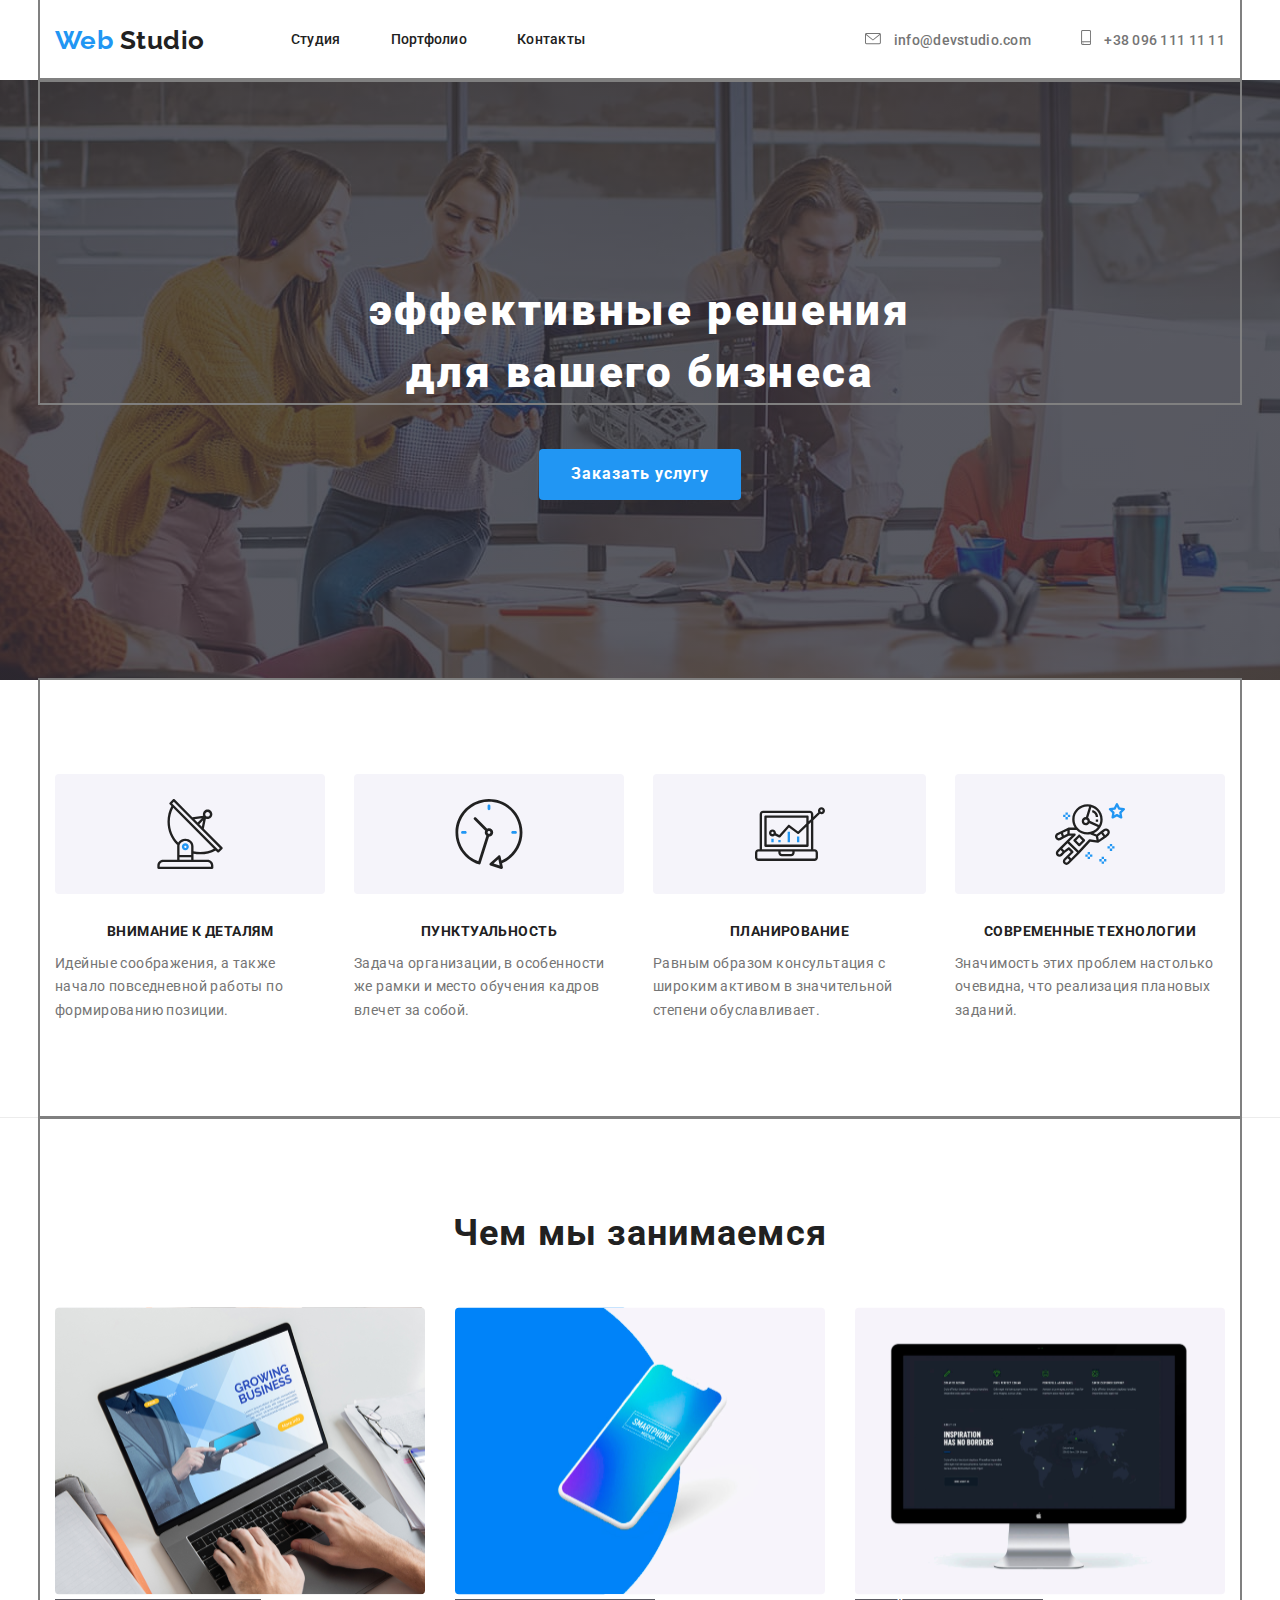
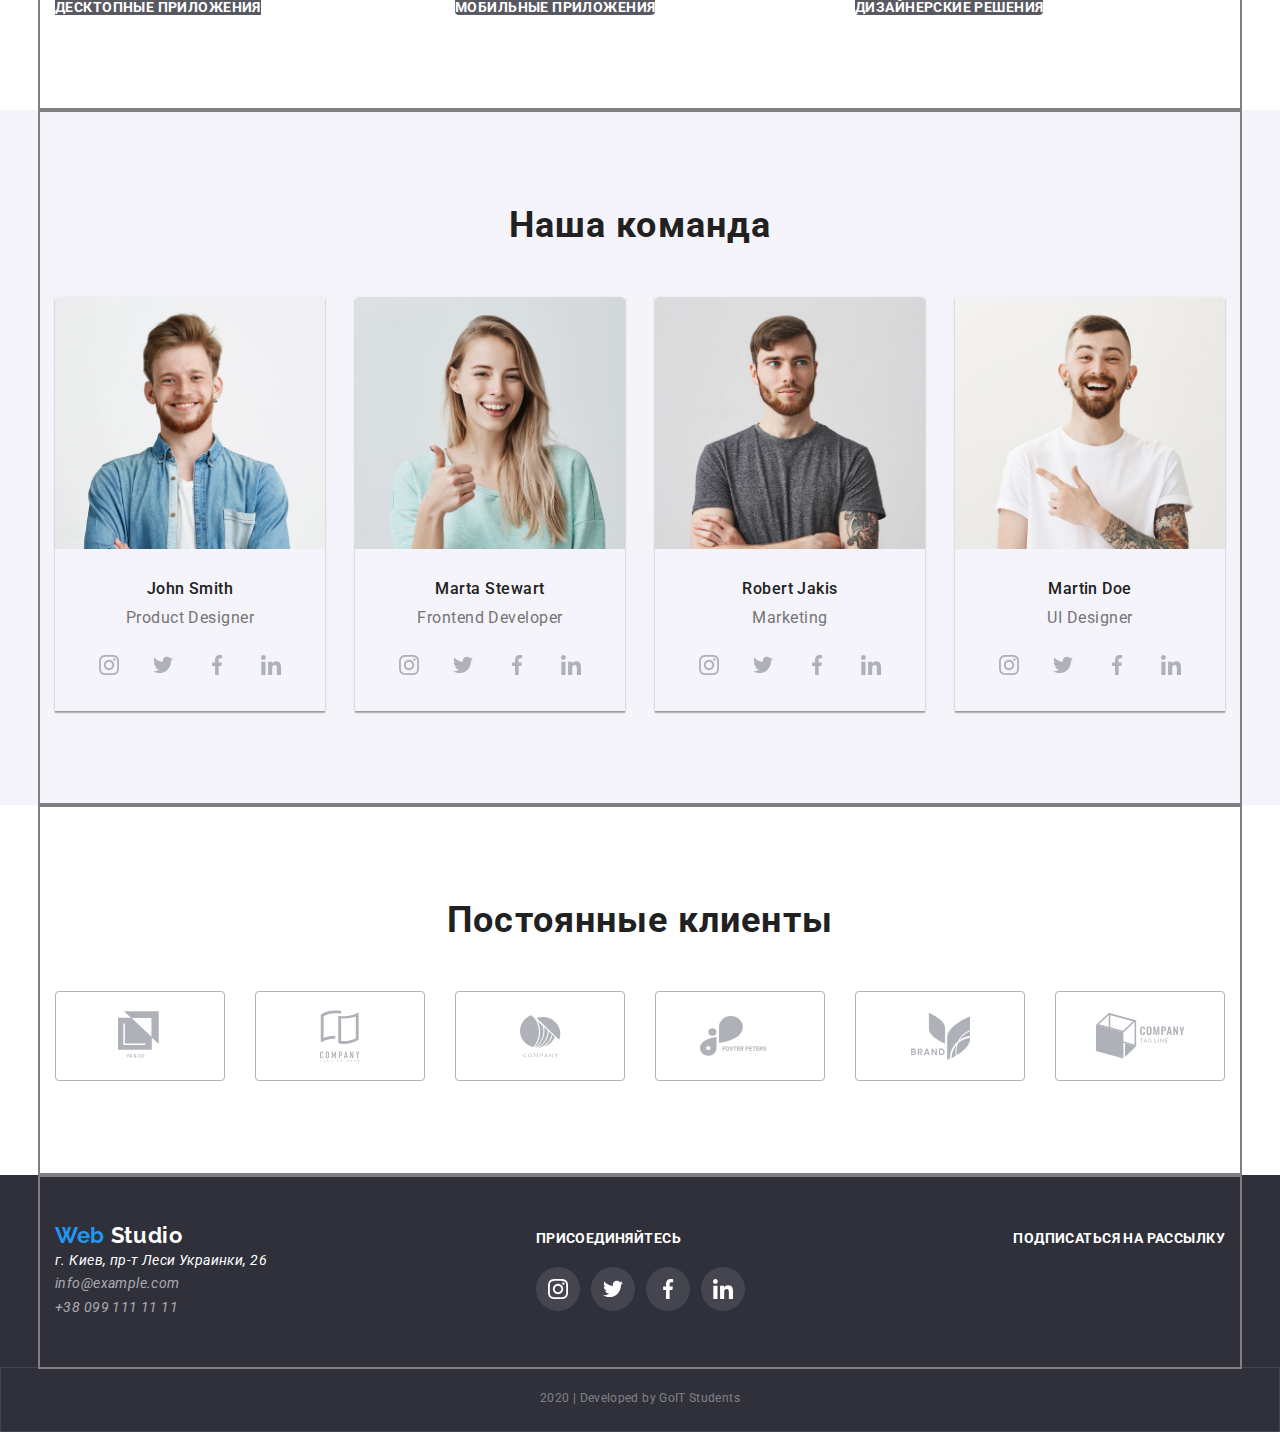
<file: index.html>
<!DOCTYPE html>
<html lang="ru">
  <head>
    <meta charset="UTF-8" />
    <meta name="viewport" content="width=device-width, initial-scale=1.0" />
    <title>Document</title>
    <link
      href="https://fonts.googleapis.com/css2?family=Raleway:wght@700&family=Roboto:wght@400;500;700;900&display=swap"
      rel="stylesheet"
    />
    <link
      rel="stylesheet"
      href="https://cdnjs.cloudflare.com/ajax/libs/modern-normalize/0.6.0/modern-normalize.min.css"
    />
    <link rel="stylesheet" href="./css/style.css" />
  </head>
  <body>
    <header class="page-header">
      <div class="container main">
        <nav class="main-nav">
          <a href="./index.html" class="logo list"
            >Web <span class="logo-color">Studio</span></a
          >

          <ul class="site-nav list">
            <li class="item">
              <a href="./index.html" class="link list">Студия</a>
            </li>
            <li class="item">
              <a href="./portfolio.html" class="link list">Портфолио</a>
            </li>
            <li class="item"><a href="" class="link list">Контакты</a></li>
          </ul>
        </nav>

        <ul class="contacts list">
          <li class="item">
            <a href="" class="link list">
              <svg class="envelope">
                <use href="./images/symbol-defs.svg#envelope"></use>
              </svg>
              info@devstudio.com
            </a>
          </li>
          <li class="item">
            <a href="" class="link list">
              <svg class="smartphone">
                <use href="./images/symbol-defs.svg#smartphone"></use>
              </svg>
              +38 096 111 11 11</a
            >
          </li>
        </ul>
      </div>
    </header>
    <main>
      <div>
        <section>
          <div class="overlay">
            <div class="container">
              <h1 class="hero-title">
                эффективные решения <br />
                для вашего бизнеса
              </h1>
            </div>
            <a href="" class="hero-link list"
              ><span class="hero-btn">Заказать услугу</span></a
            >
          </div>
        </section>
      </div>
      <!--section soft-tech skils-->
      <section class="skills">
        <div class="container sec-pad">
          <ul class="skills-list">
            <li class="skills-item">
              <div class="background">
                <svg class="antenna icon">
                  <use href="./images/symbol-defs.svg#antenna"></use>
                </svg>
              </div>

              <h2 class="skills-title">Внимание к деталям</h2>
              <p class="description-skills">
                Идейные соображения, а также начало повседневной работы по
                формированию позиции.
              </p>
            </li>
            <li class="skills-item">
              <div class="background">
                <svg class="clock icon">
                  <use href="./images/symbol-defs.svg#clock"></use>
                </svg>
              </div>

              <h2 class="skills-title">Пунктуальность</h2>
              <p class="description-skills">
                Задача организации, в особенности же рамки и место обучения
                кадров влечет за собой.
              </p>
            </li>
            <li class="skills-item">
              <div class="background">
                <svg class="diagram icon">
                  <use href="./images/symbol-defs.svg#diagram"></use>
                </svg>
              </div>

              <h2 class="skills-title">Планирование</h2>
              <p class="description-skills">
                Равным образом консультация с широким активом в значительной
                степени обуславливает.
              </p>
            </li>
            <li class="skills-item">
              <div class="background">
                <svg class="astronaut icon">
                  <use href="./images/symbol-defs.svg#astronaut"></use>
                </svg>
              </div>

              <h2 class="skills-title">Современные технологии</h2>
              <p class="description-skills">
                Значимость этих проблем настолько очевидна, что реализация
                плановых заданий.
              </p>
            </li>
          </ul>
        </div>
      </section>

      <!--section our offers-->
      <section class="offers">
        <div class="container sec-pad">
          <h3 class="title">Чем мы занимаемся</h3>
          <ul class="offers-list">
            <li class="offers-item">
              <img src="./images/desktop.svg" alt="image" />
              <span class="offers-description">Десктопные приложения</span>
            </li>
            <li class="offers-item">
              <img src="./images/mobile.svg" alt="image" />
              <span class="offers-description offers-item"
                >Мобильные приложения</span
              >
            </li>
            <li class="offers-item">
              <img src="./images/design.svg" alt="image" />
              <span class="offers-description offers-item"
                >Дизайнерские решения</span
              >
            </li>
          </ul>
        </div>
      </section>

      <!--our team-->

      <section class="team">
        <div class="container sec-pad">
          <h4 class="title">Наша команда</h4>
          <ul class="team-list">
            <li class="team-item">
              <img
                src="./images/john-smith.jpg"
                alt="photo John Smith"
                class="team-photo"
                width="270"
              />
              <h5 class="team-name">John Smith</h5>
              <p class="team-position">Product Designer</p>
              <div class="social">
                <a
                  href="https://www.instagram.com"
                  class="team-link list social-bg"
                >
                  <svg class="social-icon">
                    <use href="./images/symbol-defs.svg#instagram"></use>
                  </svg>
                </a>

                <!-- <div class="social-bg"></div> -->
                <a href="https://twitter.com" class="team-link list social-bg">
                  <svg class="social-icon">
                    <use href="./images/symbol-defs.svg#twitter"></use>
                  </svg>
                </a>

                <!-- <div class="social-bg"></div> -->
                <a
                  href="https://uk-ua.facebook.com"
                  class="team-link list social-bg"
                >
                  <svg class="social-icon">
                    <use href="./images/symbol-defs.svg#facebook"></use>
                  </svg>
                </a>

                <!-- <div class="social-bg"></div> -->
                <a
                  href="https://www.linkedin.com"
                  class="team-link list social-bg"
                >
                  <svg class="social-icon">
                    <use href="./images/symbol-defs.svg#linkedin"></use>
                  </svg>
                </a>
              </div>
            </li>
            <li class="team-item">
              <img
                src="./images/marta-stewart.jpg"
                alt="photo Marta Stewart"
                class="team-photo"
                width="270"
              />
              <h5 class="team-name">Marta Stewart</h5>
              <p class="team-position">Frontend Developer</p>
              <div class="social">
                <a
                  href="https://www.instagram.com"
                  class="team-link list social-bg"
                >
                  <svg class="social-icon">
                    <use href="./images/symbol-defs.svg#instagram"></use>
                  </svg>
                </a>

                <!-- <div class="social-bg"></div> -->
                <a href="https://twitter.com" class="team-link list social-bg">
                  <svg class="social-icon">
                    <use href="./images/symbol-defs.svg#twitter"></use>
                  </svg>
                </a>

                <!-- <div class="social-bg"></div> -->
                <a
                  href="https://uk-ua.facebook.com"
                  class="team-link list social-bg"
                >
                  <svg class="social-icon">
                    <use href="./images/symbol-defs.svg#facebook"></use>
                  </svg>
                </a>

                <!-- <div class="social-bg"></div> -->
                <a
                  href="https://www.linkedin.com"
                  class="team-link list social-bg"
                >
                  <svg class="social-icon">
                    <use href="./images/symbol-defs.svg#linkedin"></use>
                  </svg>
                </a>
              </div>
            </li>
            <li class="team-item">
              <img
                src="./images/robert-jakis.jpg"
                alt="photo Robert Jakis"
                class="team-photo"
                width="270"
              />
              <h5 class="team-name">Robert Jakis</h5>
              <p class="team-position">Marketing</p>
              <div class="social">
                <a
                  href="https://www.instagram.com"
                  class="team-link list social-bg"
                >
                  <svg class="social-icon">
                    <use href="./images/symbol-defs.svg#instagram"></use>
                  </svg>
                </a>

                <!-- <div class="social-bg"></div> -->
                <a href="https://twitter.com" class="team-link list social-bg">
                  <svg class="social-icon">
                    <use href="./images/symbol-defs.svg#twitter"></use>
                  </svg>
                </a>

                <!-- <div class="social-bg"></div> -->
                <a
                  href="https://uk-ua.facebook.com"
                  class="team-link list social-bg"
                >
                  <svg class="social-icon">
                    <use href="./images/symbol-defs.svg#facebook"></use>
                  </svg>
                </a>

                <!-- <div class="social-bg"></div> -->
                <a
                  href="https://www.linkedin.com"
                  class="team-link list social-bg"
                >
                  <svg class="social-icon">
                    <use href="./images/symbol-defs.svg#linkedin"></use>
                  </svg>
                </a>
              </div>
            </li>
            <li class="team-item">
              <img
                src="./images/martin-doe.jpg"
                alt="photo Martin Doe"
                class="team-photo"
                width="270"
              />
              <h5 class="team-name">Martin Doe</h5>
              <p class="team-position">UI Designer</p>
              <div class="social">
                <a
                  href="https://www.instagram.com"
                  class="team-link list social-bg"
                >
                  <svg class="social-icon">
                    <use href="./images/symbol-defs.svg#instagram"></use>
                  </svg>
                </a>

                <!-- <div class="social-bg"></div> -->
                <a href="https://twitter.com" class="team-link list social-bg">
                  <svg class="social-icon">
                    <use href="./images/symbol-defs.svg#twitter"></use>
                  </svg>
                </a>

                <!-- <div class="social-bg"></div> -->
                <a
                  href="https://uk-ua.facebook.com"
                  class="team-link list social-bg"
                >
                  <svg class="social-icon">
                    <use href="./images/symbol-defs.svg#facebook"></use>
                  </svg>
                </a>

                <!-- <div class="social-bg"></div> -->
                <a
                  href="https://www.linkedin.com"
                  class="team-link list social-bg"
                >
                  <svg class="social-icon">
                    <use href="./images/symbol-defs.svg#linkedin"></use>
                  </svg>
                </a>
              </div>
            </li>
          </ul>
        </div>
      </section>

      <!--regular customers (логотипы компаний клиентов - ссылки)-->

      <section class="customers">
        <div class="container sec-pad">
          <h5 class="title">Постоянные клиенты</h5>
          <ul class="customers-list">
            <li class="customers-item">
              <a href="" class="customers-link">
                <svg class="customers-icon logo-1">
                  <use href="./images/symbol-defs.svg#logo-1"></use>
                </svg>
              </a>
            </li>

            <li class="customers-item">
              <a href="" class="customers-link">
                <svg class="customers-icon logo-2">
                  <use href="./images/symbol-defs.svg#logo-2"></use>
                </svg>
              </a>
            </li>

            <li class="customers-item">
              <a href="" class="customers-link">
                <svg class="customers-icon logo-3">
                  <use href="./images/symbol-defs.svg#logo-3"></use>
                </svg>
              </a>
            </li>

            <li class="customers-item">
              <a href="" class="customers-link">
                <svg class="customers-icon logo-4">
                  <use href="./images/symbol-defs.svg#logo-4"></use>
                </svg>
              </a>
            </li>

            <li class="customers-item">
              <a href="" class="customers-link">
                <svg class="customers-icon logo-5">
                  <use href="./images/symbol-defs.svg#logo-5"></use>
                </svg>
              </a>
            </li>

            <li class="customers-item">
              <a href="" class="customers-link">
                <svg class="customers-icon logo-6">
                  <use href="./images/symbol-defs.svg#logo-6"></use>
                </svg>
              </a>
            </li>
          </ul>
        </div>
      </section>
    </main>
    <!--footer-->
    <footer>
      <section class="footer">
        <div class="footer-content container">
          <div class="ft-logo-item">
            <a href="./index.html" class="footer-logo list"
              >Web <span class="footer-logo-color">Studio</span></a
            >
            <address class="address">
              г. Киев, пр-т Леси Украинки, 26 <br />
              <a href="" class="address-link list">info@example.com</a> <br />
              <a href="" class="address-link list">+38 099 111 11 11</a>
            </address>
          </div>
          <div class="ft-ttl-item">
            <h6 class="footer-title list">присоединяйтесь</h6>
            <ul class="sl-list">
              <li class="sl-item">
                <a
                  href="https://www.instagram.com"
                  aria-label="ссылка на instagram"
                  class="social-link"
                >
                  <svg class="social-icon" width="20" height="20">
                    <use href="./images/symbol-defs.svg#instagram"></use>
                  </svg>
                </a>
              </li>
              <li class="sl-item">
                <a
                  href="https://www.twitter.com"
                  aria-label="ссылка на twitter"
                  class="social-link"
                >
                  <svg class="social-icon" width="20" height="20">
                    <use href="./images/symbol-defs.svg#twitter"></use>
                  </svg>
                </a>
              </li>
              <li class="sl-item">
                <a
                  href="https://uk-ua.facebook.com"
                  aria-label="ссылка на facebook"
                  class="social-link"
                >
                  <svg class="social-icon" width="20" height="20">
                    <use href="./images/symbol-defs.svg#facebook"></use>
                  </svg>
                </a>
              </li>
              <li class="sl-item">
                <a
                  href="https://www.linkedin.com"
                  aria-label="ссылка на linkedin"
                  class="social-link"
                >
                  <svg class="social-icon" width="20" height="20">
                    <use href="./images/symbol-defs.svg#linkedin"></use>
                  </svg>
                </a>
              </li>
            </ul>
          </div>
          <div class="footer-subscribe">
            <h6 class="footer-title list">подписаться на рассылку</h6>
          </div>
        </div>

        <p class="footer-copyright list">2020 | Developed by GoIT Students</p>
      </section>
    </footer>
  </body>
</html>
</file>
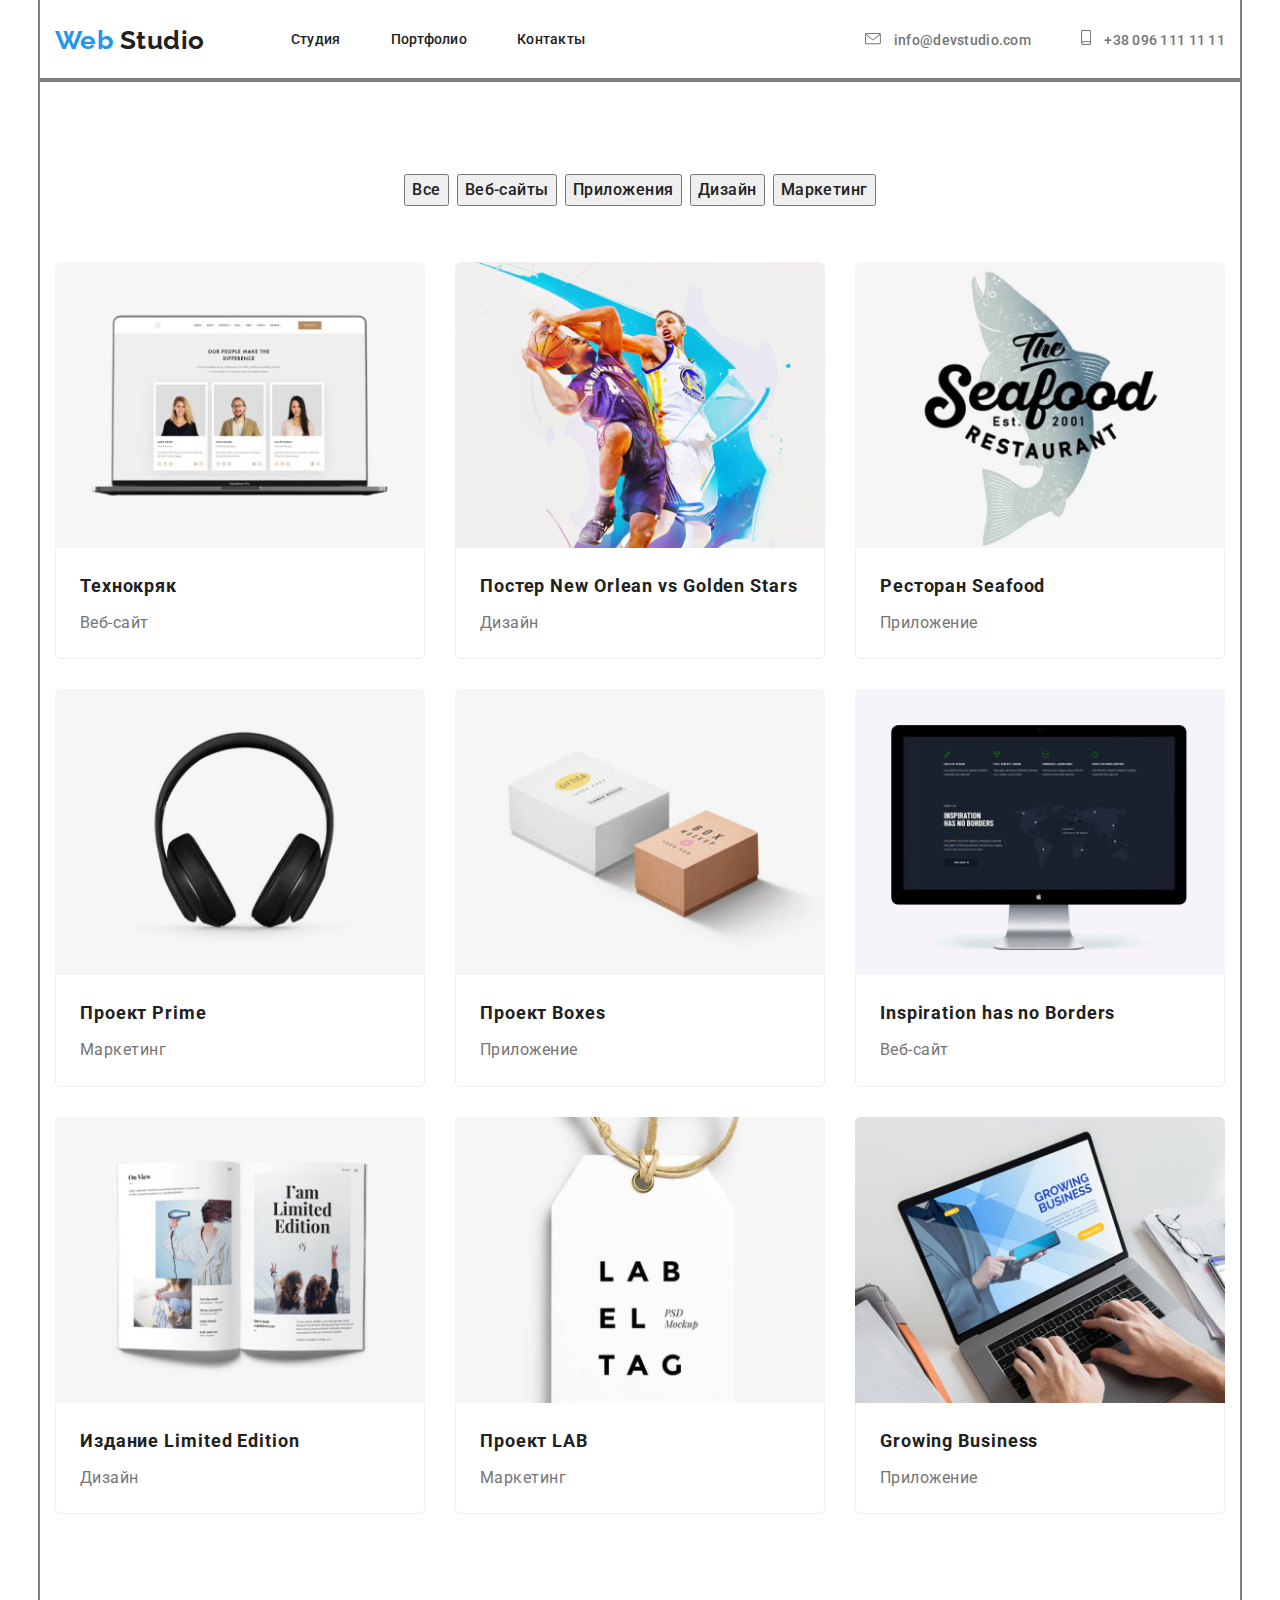
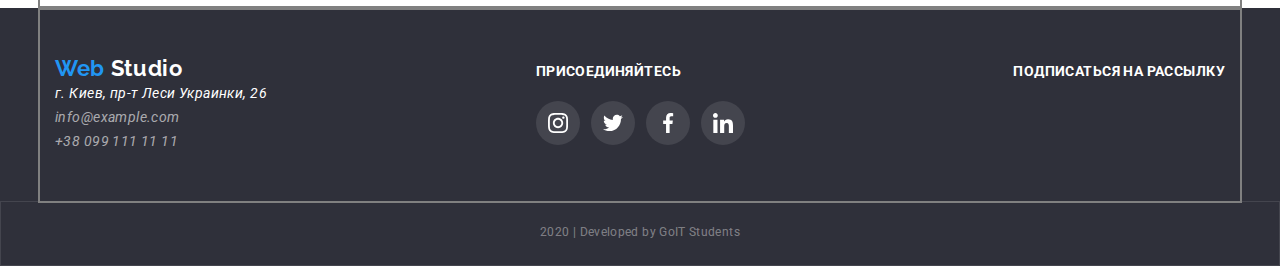
<file: portfolio.html>
<!DOCTYPE html>
<html lang="ru">
  <head>
    <meta charset="UTF-8" />
    <meta name="viewport" content="width=device-width, initial-scale=1.0" />
    <title>Document</title>
    <link
      href="https://fonts.googleapis.com/css2?family=Raleway:wght@700&family=Roboto:wght@400;500;700;900&display=swap"
      rel="stylesheet"
    />
    <link
      rel="stylesheet"
      href="https://cdnjs.cloudflare.com/ajax/libs/modern-normalize/0.6.0/modern-normalize.min.css"
    />
    <link rel="stylesheet" href="./css/style.css" />
  </head>

  <body>
    <header class="page-header">
      <div class="container main">
        <nav class="main-nav">
          <a href="./index.html" class="logo list"
            >Web <span class="logo-color">Studio</span></a
          >

          <ul class="site-nav list">
            <li class="item">
              <a href="./index.html" class="link list">Студия</a>
            </li>
            <li class="item">
              <a href="./portfolio.html" class="link list">Портфолио</a>
            </li>
            <li class="item"><a href="" class="link list">Контакты</a></li>
          </ul>
        </nav>

        <ul class="contacts list">
          <li class="item">
            <a href="" class="link list">
              <svg class="envelope">
                <use href="./images/symbol-defs.svg#envelope"></use>
              </svg>
              info@devstudio.com
            </a>
          </li>
          <li class="item">
            <a href="" class="link list">
              <svg class="smartphone">
                <use href="./images/symbol-defs.svg#smartphone"></use>
              </svg>
              +38 096 111 11 11</a
            >
          </li>
        </ul>
      </div>
    </header>
    <main>
      <!--<h1>Портфолио</h1>-->
      <section>
        <div class="portfolio container">
          <ul class="srch-btn">
            <li class="srch-btn-item">
              <button type="button" class="button">Все</button>
            </li>
            <li class="srch-btn-item">
              <button type="button" class="button">Веб-сайты</button>
            </li>
            <li class="srch-btn-item">
              <button type="button" class="button">Приложения</button>
            </li>
            <li class="srch-btn-item">
              <button type="button" class="button">Дизайн</button>
            </li>
            <li class="srch-btn-item">
              <button type="button" class="button">Маркетинг</button>
            </li>
          </ul>

          <ul class="portfolio-list">
            <li class="portfolio-item">
              <a href="./portfolio.html" class="pf-link list">
                <div class="card">
                  <img
                    class="pf-img"
                    src="./images/tehnocrack.jpg"
                    alt="три специалиста"
                    width="370"
                  />
                </div>
                <div class="card-content">
                  <h2 class="li_title list">Технокряк</h2>
                  <p class="text list">Веб-сайт</p>
                </div>
                <!-- <p class="texthover list">
                  Технокряк это современная площадка распространения
                  коронавируса. Компании используют эту платформу для цифрового
                  шпионажа и атак на защищённые сервера конкурентов.
                </p> -->
              </a>
            </li>

            <li class="portfolio-item">
              <a href="./portfolio.html" class="list">
                <div class="card">
                  <img
                    class="pf-img"
                    src="./images/poster.jpg"
                    alt="два баскетболиста"
                    width="370"
                  />
                </div>
                <div class="card-content">
                  <h2 class="li_title list">
                    Постер New Orlean vs Golden Stars
                  </h2>
                  <p class="text list">Дизайн</p>
                </div>
                <!-- <p class="texthover list">
                  Технокряк это современная площадка распространения
                  коронавируса. Компании используют эту платформу для цифрового
                  шпионажа и атак на защищённые сервера конкурентов.
                </p> -->
              </a>
            </li>

            <li class="portfolio-item">
              <a href="./portfolio.html" class="list">
                <div class="card">
                  <img
                    class="pf-img"
                    src="./images/seefood.jpg"
                    alt="название ресторана на фоне рыбы"
                    width="370"
                  />
                </div>
                <div class="card-content">
                  <h2 class="li_title list">Ресторан Seafood</h2>
                  <p class="text list">Приложение</p>
                </div>
                <!-- <p class="texthover list">
                  Технокряк это современная площадка распространения
                  коронавируса. Компании используют эту платформу для цифрового
                  шпионажа и атак на защищённые сервера конкурентов.
                </p> -->
              </a>
            </li>

            <li class="portfolio-item">
              <a href="./portfolio.html" class="list">
                <div class="card">
                  <img
                    class="pf-img"
                    src="./images/prime.jpg"
                    alt="наушники"
                    width="370"
                  />
                </div>
                <div class="card-content">
                  <h2 class="li_title list">Проект Prime</h2>
                  <p class="text list">Маркетинг</p>
                </div>
                <!-- <p class="texthover list">
                  Технокряк это современная площадка распространения
                  коронавируса. Компании используют эту платформу для цифрового
                  шпионажа и атак на защищённые сервера конкурентов.
                </p> -->
              </a>
            </li>

            <li class="portfolio-item">
              <a href="./portfolio.html" class="list">
                <div class="card">
                  <img
                    class="pf-img"
                    src="./images/boxes.jpg"
                    alt="две коробки"
                    width="370"
                  />
                </div>
                <div class="card-content">
                  <h2 class="li_title list">Проект Boxes</h2>
                  <p class="text list">Приложение</p>
                </div>
                <!-- <p class="texthover list">
                  Технокряк это современная площадка распространения
                  коронавируса. Компании используют эту платформу для цифрового
                  шпионажа и атак на защищённые сервера конкурентов.
                </p> -->
              </a>
            </li>

            <li class="portfolio-item">
              <a href="./portfolio.html" class="list">
                <div class="card">
                  <img
                    class="pf-img"
                    src="./images/monitor.jpg"
                    alt="монитор"
                    width="370"
                  />
                </div>
                <div class="card-content">
                  <h2 class="li_title list">Inspiration has no Borders</h2>
                  <p class="text list">Веб-сайт</p>
                </div>
                <!-- <p class="texthover list">
                  Технокряк это современная площадка распространения
                  коронавируса. Компании используют эту платформу для цифрового
                  шпионажа и атак на защищённые сервера конкурентов.
                </p> -->
              </a>
            </li>

            <li class="portfolio-item">
              <a href="./portfolio.html" class="list">
                <div class="card">
                  <img
                    class="pf-img"
                    src="./images/magazine.jpg"
                    alt="страница журнала"
                    width="370"
                  />
                </div>
                <div class="card-content">
                  <h2 class="li_title list">Издание Limited Edition</h2>
                  <p class="text list">Дизайн</p>
                </div>
                <!-- <p class="texthover list">
                  Технокряк это современная площадка распространения
                  коронавируса. Компании используют эту платформу для цифрового
                  шпионажа и атак на защищённые сервера конкурентов.
                </p> -->
              </a>
            </li>

            <li class="portfolio-item">
              <a href="./portfolio.html" class="list">
                <div class="card">
                  <img
                    class="pf-img"
                    src="./images/lab.jpg"
                    alt="логотип компании lab"
                    width="370"
                  />
                </div>
                <div class="card-content">
                  <h2 class="li_title list">Проект LAB</h2>
                  <p class="text list">Маркетинг</p>
                </div>
                <!-- <p class="texthover list">
                  list Технокряк это современная площадка распространения
                  коронавируса. Компании используют эту платформу для цифрового
                  шпионажа и атак на защищённые сервера конкурентов.
                </p> -->
              </a>
            </li>

            <li class="portfolio-item">
              <a href="./portfolio.html" class="list">
                <div class="card">
                  <img
                    class="pf-img"
                    src="./images/grbis.jpg"
                    alt="ноутбук с открытой страницей Growing Business"
                    width="370"
                  />
                </div>
                <div class="card-content">
                  <h2 class="li_title list">Growing Business</h2>
                  <p class="text list">Приложение</p>
                </div>
                <!-- <p class="texthover list">
                  Технокряк это современная площадка распространения
                  коронавируса. Компании используют эту платформу для цифрового
                  шпионажа и атак на защищённые сервера конкурентов.
                </p> -->
              </a>
            </li>
          </ul>
        </div>
      </section>
    </main>
    <footer>
      <section class="footer">
        <div class="footer-content container">
          <div class="ft-logo-item">
            <a href="./index.html" class="footer-logo list"
              >Web <span class="footer-logo-color">Studio</span></a
            >
            <address class="address">
              г. Киев, пр-т Леси Украинки, 26 <br />
              <a href="" class="address-link list">info@example.com</a> <br />
              <a href="" class="address-link list">+38 099 111 11 11</a>
            </address>
          </div>
          <div class="ft-ttl-item">
            <h6 class="footer-title list">присоединяйтесь</h6>
            <ul class="sl-list">
              <li class="sl-item">
                <a
                  href="https://www.instagram.com"
                  aria-label="ссылка на instagram"
                  class="social-link"
                >
                  <svg class="social-icon" width="20" height="20">
                    <use href="./images/symbol-defs.svg#instagram"></use>
                  </svg>
                </a>
              </li>
              <li class="sl-item">
                <a
                  href="https://www.twitter.com"
                  aria-label="ссылка на twitter"
                  class="social-link"
                >
                  <svg class="social-icon" width="20" height="20">
                    <use href="./images/symbol-defs.svg#twitter"></use>
                  </svg>
                </a>
              </li>
              <li class="sl-item">
                <a
                  href="https://uk-ua.facebook.com"
                  aria-label="ссылка на facebook"
                  class="social-link"
                >
                  <svg class="social-icon" width="20" height="20">
                    <use href="./images/symbol-defs.svg#facebook"></use>
                  </svg>
                </a>
              </li>
              <li class="sl-item">
                <a
                  href="https://www.linkedin.com"
                  aria-label="ссылка на linkedin"
                  class="social-link"
                >
                  <svg class="social-icon" width="20" height="20">
                    <use href="./images/symbol-defs.svg#linkedin"></use>
                  </svg>
                </a>
              </li>
            </ul>
          </div>
          <div class="footer-subscribe">
            <h6 class="footer-title list">подписаться на рассылку</h6>
          </div>
        </div>

        <p class="footer-copyright list">2020 | Developed by GoIT Students</p>
      </section>
    </footer>
  </body>
</html>
</file>
<file: css/style.css>
body {
  font-family: 'Roboto', sans-serif;
  letter-spacing: 0.03em;
}

ul {
  margin: 0;
  padding: 0;
  list-style: none;
}

img {
  display: block;
}

.list {
  margin: 0;
  padding: 0;
  text-decoration: none;
}

/* header */
/* .page-header {
} */

/* main nav */

.container {
  margin-left: auto;
  margin-right: auto;
  padding-left: 15px;
  padding-right: 15px;
  width: 1200px;
  outline: 2px solid grey;
}

.logo {
  font-family: Raleway, sans-serif;
  font-weight: 700;
  font-size: 26px;
  line-height: 1.19;
  color: #2196f3;
}

.logo-color {
  color: #212121;
}

.main {
  display: flex;
  align-items: center;
}

.main-nav {
  display: flex;
  align-items: center;
}

/* site nav */

.site-nav {
  display: flex;
  margin-left: 86px;
  /* margin-bottom: 30px; */
  align-items: center;
}

.site-nav .link {
  display: block;
  /* outline: 2px solid grey; */
}

.site-nav .item + .item {
  margin-left: 50px;
}

.site-nav .link {
  display: block;
  padding-top: 32px;
  padding-bottom: 32px;

  font-weight: 500;
  font-size: 14px;
  line-height: 1.14;
  letter-spacing: 0.02em;
  color: #212121;
}

.site-nav .link:hover,
.site-nav .link:focus {
  color: #2196f3;
}

/* Contacts */

.contacts {
  display: flex;
  margin-left: auto;
  align-items: center;
}

.contacts .item + .item {
  margin-left: 50px;
}

.link {
  font-weight: 500;
  font-size: 14px;
  line-height: 1.14;
  letter-spacing: 0.02em;
  color: #757575;
  fill: #757575;
}

.link:hover,
.link:focus {
  color: #2196f3;
  fill: #2196f3;
}

.envelope {
  margin-right: 10px;
  width: 16px;
  height: 12px;
}

.smartphone {
  margin-right: 10px;
  width: 10px;
  height: 15px;
}

/* hero */

.overlay {
  max-width: 1600px;
  height: 600px;
  margin-right: auto;
  margin-left: auto;
  /* outline: 1px solid #ccc; */
  background-color: #000;
  background-image: linear-gradient(
      rgba(47, 48, 58, 0.8),
      rgba(47, 48, 58, 0.8)
    ),
    url(../images/header-pctr.jpg);
  background-repeat: no-repeat;
  background-size: cover;
  background-position: center;
}

.hero-title {
  padding-top: 200px;
  margin-top: 0px;
  margin-bottom: 46px;

  font-weight: 900;
  font-size: 44px;
  line-height: 1.4;
  text-align: center;
  letter-spacing: 0.06em;

  color: #ffffff;
}

.hero-link:hover,
.hero-link:focus {
  color: #2196f3;
}

.hero-btn {
  display: inline-block;
  border-radius: 4px;
  padding: 10px 32px;
  margin-left: auto;
  margin-right: auto;
  min-width: 200px;

  color: #ffffff;
  background-color: #2196f3;

  font-weight: 700;
  font-size: 16px;
  line-height: 1.9;
  align-items: center;
  text-decoration: none;
  text-align: center;
  letter-spacing: 0.06em;
}

.hero-link {
  display: flex;
  padding-bottom: 200px;
  font-weight: 700;
  font-size: 16px;
  line-height: 1.9;

  text-align: center;
  letter-spacing: 0.06em;
}

/* skills */

.background {
  display: flex;
  justify-content: center;
  padding: 25px 100px;
  margin-bottom: 30px;

  background: #f5f4fa;
  border-radius: 4px;
}

.icon {
  width: 70px;
  height: 70px;

  background-repeat: no-repeat;
}

.skills {
  border-bottom: 1px solid #ececec;
}

.skills-list {
  display: flex;
}
.skills-list .skills-item + .skills-item {
  margin-left: 29px;
}

.skills-item {
  width: calc((100%-60px) / 4);
}

.skills-title {
  margin-top: 0;
  margin-bottom: 10;

  font-weight: 700;
  font-size: 14px;
  line-height: 1.14;
  text-align: center;
  text-transform: uppercase;
  color: #212121;
}

.description-skills {
  margin-top: 0;
  margin-bottom: 0;

  font-weight: 400;
  font-size: 14px;
  line-height: 1.7;
  letter-spacing: 0.03em;
  color: #757575;
}

/* our offers */

.offers-list {
  display: flex;
}

.offers-list .offers-item + .offers-item {
  margin-left: 30px;
}

.title {
  margin-top: 0;

  font-weight: 700;
  font-size: 36px;
  line-height: 1.17;
  text-align: center;
  letter-spacing: 0.03em;
  color: #212121;
}

.offers-item {
  width: calc((100%-60px) / 3);

  border-radius: 0px 0px 4px 4px;
}

.offers-description {
  font-weight: 700;
  font-size: 14px;
  line-height: 1.14;
  text-align: center;
  letter-spacing: 0.03em;
  text-transform: uppercase;
  color: #ffffff;
  background: rgba(47, 48, 58, 0.8);
}

/* our team */

.sec-pad {
  padding-top: 94px;
  padding-bottom: 94px;
}

.team-list {
  width: calc((100%-60px) / 4);
  display: flex;
}

.team-list .team-item + .team-item {
  margin-left: 30px;
}

.title {
  margin-bottom: 50px;
}

.team {
  background: #f5f4fa;
}

.team-item {
  width: 270px;

  box-shadow: 0px 2px 1px rgba(0, 0, 0, 0.2), 0px 1px 1px rgba(0, 0, 0, 0.14),
    0px 1px 3px rgba(0, 0, 0, 0.12);
}

.team-photo {
  border-radius: 4px 4px 0px 0px;

  margin-bottom: 30px;
}

.team-name {
  margin-top: 0px;
  margin-bottom: 10px;

  font-weight: 500;
  font-size: 16px;
  line-height: 1.19;
  text-align: center;
  letter-spacing: 0.03em;
  color: #212121;
}

.team-position {
  margin-top: 0px;
  margin-bottom: 16px;

  font-weight: 400;
  font-size: 16px;
  line-height: 1.19;
  text-align: center;
  letter-spacing: 0.03em;
  color: #757575;
}

.team-link {
  align-items: center;
  color: #afb1b8;
  fill: #afb1b8;
}

.team-link:hover,
.team-link:focus {
  color: #2196f3;
  fill: #fff;
  background-color: #2196f3;
}

.social {
  display: flex;
  align-items: center;

  padding: 0px 32px;
  margin-bottom: 24px;
  justify-content: space-between;
}

.social-bg {
  display: flex;
  width: 44px;
  height: 44px;
  align-items: center;
  justify-content: center;

  border-radius: 50%;
}

.social-icon {
  padding: 0;
  margin: 0;
  width: 20px;
  height: 20px;
}
/* customers */

.customers-list {
  display: flex;
  justify-content: center;
}

.customers-list .customers-item + .customers-item {
  margin-left: 30px;
}

.customers-link {
  display: flex;
  width: 170px;
  height: 90px;
  border: 1px solid #afb1b8;
  border-radius: 4px;
  justify-content: center;
  align-items: center;

  --color4: #afb1b8;
}

.customers-link:hover,
.customers-link:focus {
  --color4: #2196f3;
  border-color: #2196f3;
}

.logo-1 {
  display: block;
  width: 45px;
  height: 50px;
}

.logo-2 {
  display: block;
  width: 40px;
  height: 52px;
}

.logo-3 {
  display: block;
  width: 41px;
  height: 43px;
}

.logo-4 {
  display: block;
  width: 80px;
  height: 42px;
}

.logo-5 {
  display: block;
  width: 59px;
  height: 47px;
}

.logo-6 {
  display: block;
  width: 89px;
  height: 46px;
}

/* footer */

.footer {
  background: #2f303a;
}

.footer-logo {
  font-family: Raleway;
  font-weight: 700;
  font-size: 22px;
  line-height: 1.18x;
  letter-spacing: 0.03em;
  color: #2196f3;
}

.footer-logo-color {
  color: #ffffff;
}

.address {
  font-weight: 400;
  font-size: 14px;
  line-height: 1.71;
  letter-spacing: 0.03em;
  color: #ffffff;
}

.address-link:hover,
.address-link:focus {
  color: #2196f3;
}

.address-link {
  font-weight: 400;
  font-size: 14px;
  line-height: 1.71;
  letter-spacing: 0.03em;
  color: rgba(255, 255, 255, 0.6);
}

.footer-title {
  font-weight: 700;
  font-size: 14px;
  line-height: 1.14x;
  letter-spacing: 0.03em;
  text-transform: uppercase;
  color: #ffffff;
}

.footer-copyright {
  font-weight: 400;
  font-size: 12px;
  line-height: 2;
  text-align: center;
  letter-spacing: 0.03em;

  padding-top: 18px;
  padding-bottom: 21px;

  color: rgba(255, 255, 255, 0.4);

  border: 1px solid rgba(255, 255, 255, 0.1);
}

.footer-content {
  display: flex;
  align-items: baseline;
  justify-content: space-between;

  padding-top: 48px;
}

.ft-logo-item {
  display: block;
}

.sl-list {
  display: flex;
  margin-top: 21px;
  margin-bottom: 56px;
}

.sl-list .sl-item + .sl-item {
  margin-left: 11px;
}

.social-link {
  display: flex;
  width: 44px;
  height: 44px;
  align-items: center;
  justify-content: center;

  border-radius: 50%;

  text-decoration: none;
  fill: #ffffff;
  background-color: rgba(255, 255, 255, 0.1);
}

.social-link:hover,
.social-link:focus {
  background-color: #2196f3;
}

/* portfolio */

.portfolio {
  padding-top: 94px;
  padding-bottom: 94px;

  /* margin-top: 93px;
  margin-bottom: 94px; */
}

.container .srch-btn {
  display: flex;
  justify-content: center;
}

.srch-btn .srch-btn-item + .srch-btn-item {
  margin-left: 8px;
}

.srch-btn {
  margin-bottom: 56px;
}

.button:hover,
.button:focus {
  color: #2196f3;
}

.button {
  font-family: inherit;
  font-weight: 500;
  font-size: 16px;
  line-height: 1.6;
  text-align: center;
  letter-spacing: 0.03em;

  color: #212121;
}

.li_title {
  font-size: 18px;
  font-weight: 700;
  line-height: 2;
  letter-spacing: 0.05em;

  color: #212121;
}

.text {
  font-size: 16px;
  line-height: 1.9;
  letter-spacing: 0.03em;

  color: #757575;
}

.texthover {
  font-size: 18px;
  line-height: 1.6;
  letter-spacing: 0.03em;

  background-color: #757575;
  color: #ffffff;
}

.portfolio-list {
  display: flex;
  flex-wrap: wrap;
}

.portfolio-item {
  display: block;
}

.portfolio-item:not(:nth-child(3n)) {
  margin-right: 30px;
}

/* .portfolio-item: nth-child(3n) {
  margin-right: 0;
} */

.portfolio-item:not(:nth-last-child(-n + 3)) {
  margin-bottom: 30px;
}

.portfolio-item:nth-last-child(-n + 3) {
  margin-bottom: 0;
}

.li_title {
  margin-bottom: 4px;
}

/* .text {
  margin-bottom: 20px;
} */

/* .li_title,
.text {
  padding-right: 24px;
  padding-left: 24px;
} */

/* .pf-img {
  margin-bottom: 20px;
} */

.card {
  width: 370px;
  border-top-left-radius: 5px;
  border-top-right-radius: 5px;
  overflow: hidden;
}

.card-content {
  padding: 20px 24px;
  background: #ffffff;

  border-right: 1px solid #eeeeee;
  border-bottom: 1px solid #eeeeee;
  border-left: 1px solid #eeeeee;
  border-bottom-right-radius: 5px;
  border-bottom-left-radius: 5px;
}
</file>
